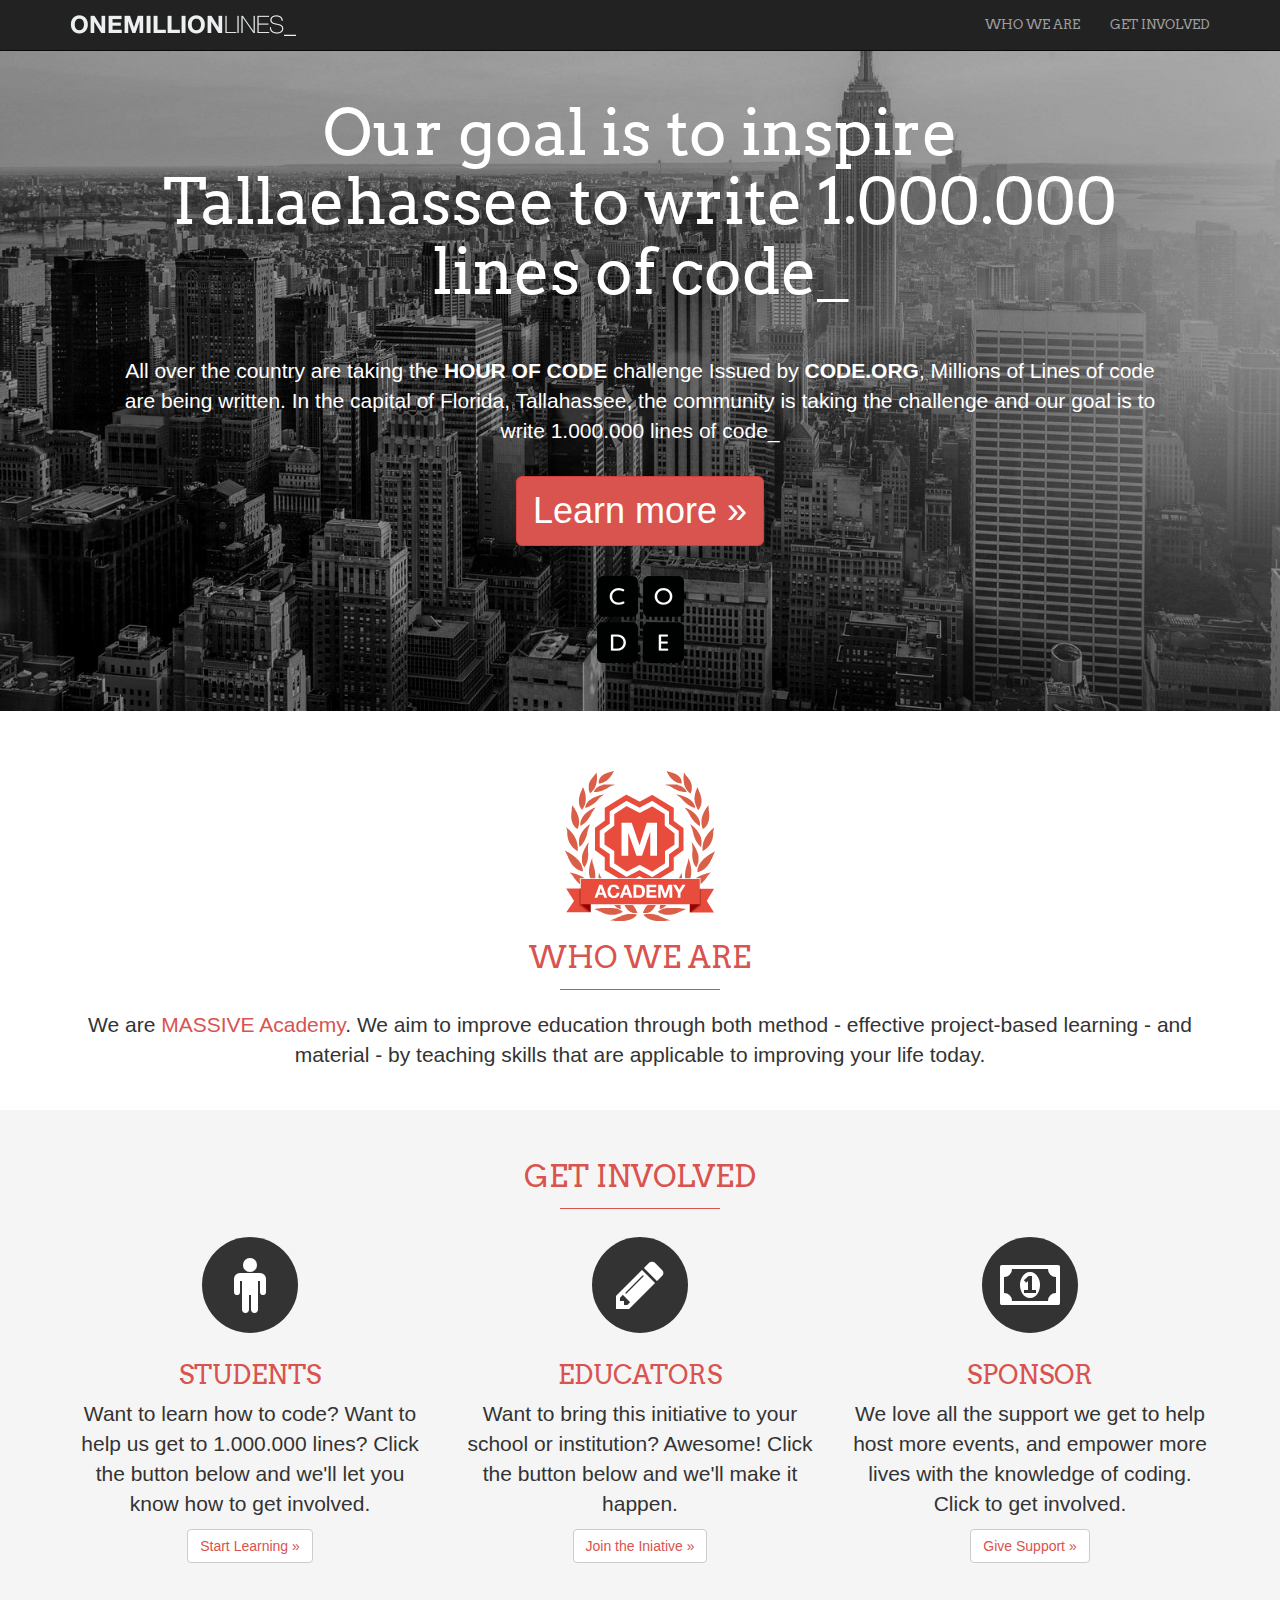
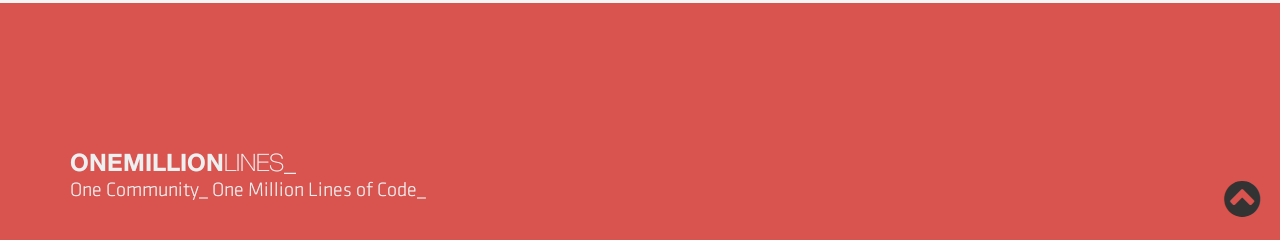
<file: index.html>
<!DOCTYPE html>
<html lang="en">
  <head>
    <meta charset="utf-8">
    <meta http-equiv="X-UA-Compatible" content="IE=edge">
    <meta name="viewport" content="width=device-width, initial-scale=1">
    <!-- The above 3 meta tags *must* come first in the head; any other head content must come *after* these tags -->
    <meta name="description" content="">
    <meta name="author" content="">
    <link rel="icon" href="images/favicon.ico">
    <title>One Million Lines</title>
    <link href="https://fonts.googleapis.com/css?family=Arvo" rel="stylesheet">
    <link href="fonts/font-awesome/css/font-awesome.min.css" rel="stylesheet">
    <link href="css/bootstrap.min.css" rel="stylesheet">
    <!-- IE10 viewport hack for Surface/desktop Windows 8 bug -->
    <link href="css/ie10.css" rel="stylesheet">
    <!-- Custom styles for this template -->
    <link href="css/custom.css" rel="stylesheet">

    <!-- Just for debugging purposes. Don't actually copy these 2 lines! -->
    <!--[if lt IE 9]><script src="js/ie8-responsive-file-warning.js"></script><![endif]-->
    <script src="js/ie-emulation-modes-warning.js"></script>

    <!-- HTML5 shim and Respond.js for IE8 support of HTML5 elements and media queries -->
    <!--[if lt IE 9]>
      <script src="https://oss.maxcdn.com/html5shiv/3.7.3/html5shiv.min.js"></script>
      <script src="https://oss.maxcdn.com/respond/1.4.2/respond.min.js"></script>
    <![endif]-->
  </head>

  <body data-spy="scroll" data-target=".navbar-collapse" data-offset="50">
    <nav class="navbar navbar-inverse navbar-fixed-top">
      <div class="container">
        <div class="navbar-header">
          <button type="button" class="navbar-toggle collapsed" data-toggle="collapse" data-target="#navbar" aria-expanded="false" aria-controls="navbar">
            <span class="sr-only">Toggle navigation</span>
            <span class="icon-bar"></span>
            <span class="icon-bar"></span>
            <span class="icon-bar"></span>
          </button>
          <a class="navbar-brand" href="#jumbotron"><img src="images/top_logo.png" alt="One Million Lines" title="One Million Lines"></a>
        </div>
        <div id="navbar" class="collapse navbar-collapse">
          <ul class="nav navbar-nav navbar-right">
            <li><a href="#who">WHO WE ARE</a></li>
            <li><a href="#get-involved">GET INVOLVED</a></li>
          </ul>
        </div>
      </div>
    </nav>

    <!-- Main jumbotron for a primary marketing message or call to action -->
    <div id="jumbotron" class="jumbotron">
      <div class="container">
        <h1>Our goal is to inspire <br>Tallaehassee to write 1.000.000<br> lines of code_</h1>
        <p>All over the country are taking the <strong>HOUR OF CODE</strong> challenge Issued by <strong>CODE.ORG</strong>, Millions of Lines of code are being written. In the capital of Florida, Tallahassee, the community is taking the challenge and our goal is to write 1.000.000 lines of code_</p>
        <p><a class="btn btn-danger btn-lg" role="button" data-toggle="modal" data-target="#myModal">Learn more &raquo;</a></p>
        <img src="images/code.png" title="Code Logo" alt="Code">
      </div>
    </div>

    <!-- Part of section who we are -->
    <div id="who">
      <div class="container homepage">
        <img src="images/academy_brand_med.png" alt="MASSIVE Academy" title="MASSIVE Academy">
        <h2>Who We Are</h2>
        <hr>
        <p>We are <a href="http://www.google.com" target="_blank">MASSIVE Academy</a>. We aim to improve education through both method - effective project-based learning - and material - by teaching skills that are applicable to improving your life today.</p>
      </div>
    </div>
    <!-- End part of section who we are -->

    <!-- Part of section get involved -->
    <div id="get-involved">
      <div class="container homepage">
        <h2>Get Involved</h2>
        <hr>
        <div class="row">
          <div class="col-md-4">
            <span class="fa-stack fa-4x">
              <i class="fa fa-circle fa-stack-2x"></i>
              <i class="fa fa-male fa-stack-1x fa-inverse"></i>
            </span>
            <h3>Students</h3>
            <p>Want to learn how to code? Want to help us get to 1.000.000 lines? Click the button below and we'll let you know how to get involved.</p>
            <p><a class="btn btn-default" href="grid.html" role="button">Start Learning &raquo;</a></p>
          </div>
          <div class="col-md-4">
             <span class="fa-stack fa-4x">
              <i class="fa fa-circle fa-stack-2x"></i>
              <i class="fa fa-pencil fa-stack-1x fa-inverse"></i>
            </span>
            <h3>Educators</h3>
            <p>Want to bring this initiative to your school or institution? Awesome! Click the button below and we'll make it happen.</p>
            <p><a class="btn btn-default" href="http://www.google.com" target="_blank" role="button">Join the Iniative &raquo;</a></p>
         </div>
          <div class="col-md-4">
             <span class="fa-stack fa-4x">
              <i class="fa fa-circle fa-stack-2x"></i>
              <i class="fa fa-money fa-stack-1x fa-inverse"></i>
            </span>
            <h3>Sponsor</h3>
            <p>We love all the support we get to help host more events, and empower more lives with the knowledge of coding. Click to get involved.</p>
            <p><a class="btn btn-default" href="#" role="button">Give Support &raquo;</a></p>
            <!-- Modal -->
            <div class="modal fade" id="myModal" tabindex="-1" role="dialog" aria-labelledby="myModalLabel">
              <div class="modal-dialog" role="document">
                <div class="modal-content">
                  <button type="button" class="close" data-dismiss="modal" aria-label="Close"><span aria-hidden="true">&times;</span></button>
                  <iframe width="560" height="315" src="https://www.youtube.com/embed/3AtDnEC4zak?showinfo=0" frameborder="0" allowfullscreen></iframe>
                </div>
              </div>
            </div>
          </div>
        </div>
      </div>
    </div>
    <!-- End part of section get involved -->

    <!-- Part of section footer -->
    <footer>
      <div class="container">
        <p><img src="images/one_million_bottom_brand.png"></p>
      </div>
      <div id="back-to-top">
        <a href="#jumbotron"><i class="fa fa-3x fa-chevron-circle-up"></i></a>
      </div>
    </footer>
    <!-- End part of section footer -->

    <script src="js/jquery.min.js"></script>
    <script>window.jQuery || document.write('<script src="js/vendor/jquery.min.js"><\/script>')</script>
    <script src="js/bootstrap.min.js"></script>
    <script src="js/main.js"></script>
    <!-- IE10 viewport hack for Surface/desktop Windows 8 bug -->
    <script src="js/ie10-viewport-bug-workaround.js"></script>
  </body>
</html>
</file>
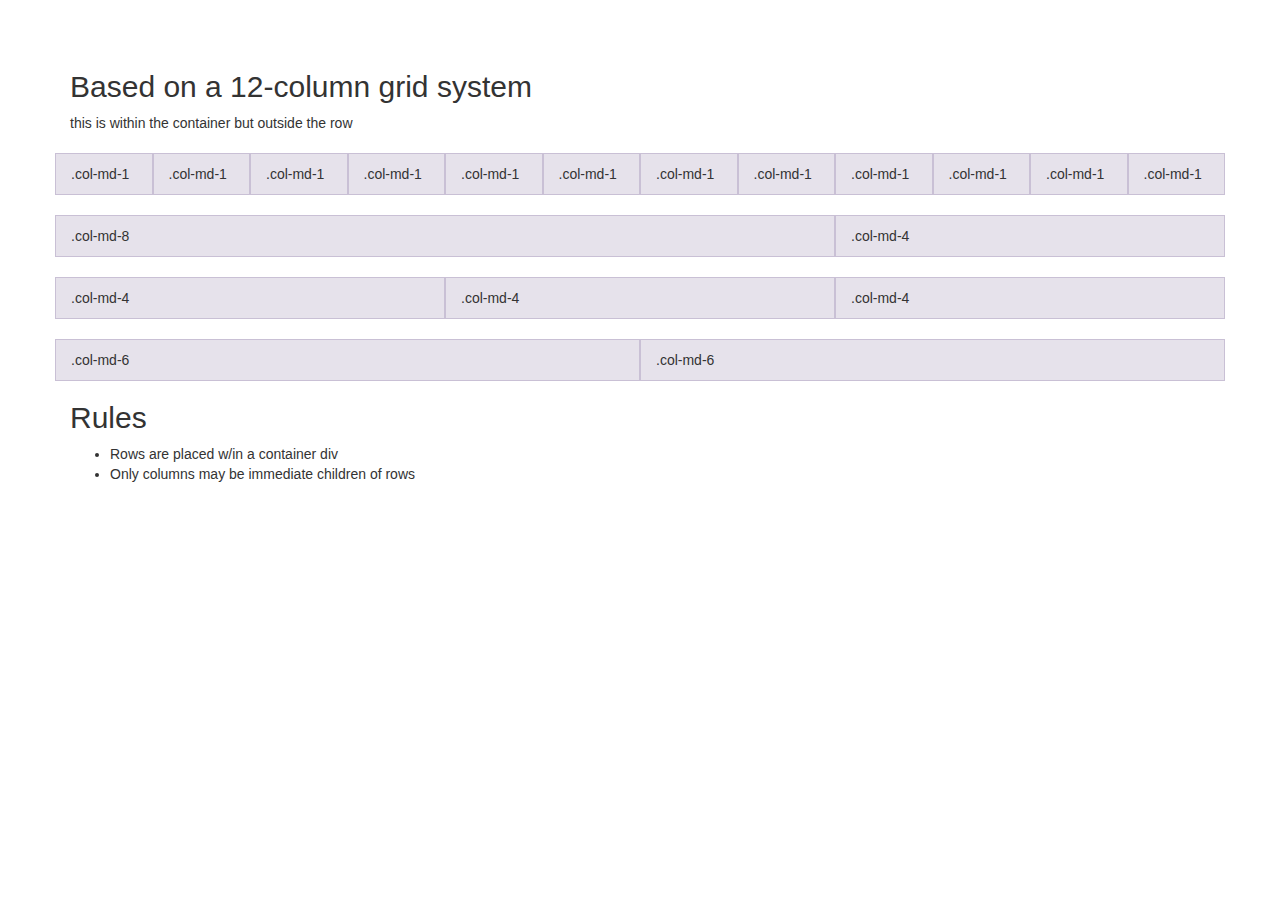
<file: grid.html>
<!DOCTYPE html>
<html lang="en">
  <head>
    <meta charset="utf-8">
    <meta http-equiv="X-UA-Compatible" content="IE=edge">
    <meta name="viewport" content="width=device-width, initial-scale=1">
    <meta name="description" content="">
    <meta name="author" content="">
    <link rel="shortcut icon" href="images/favicon.ico">

    <title>Jumbotron Template for Bootstrap</title>

    <!-- This is our Google Arvo font -->
    <link href='http://fonts.googleapis.com/css?family=Arvo' rel='stylesheet' type='text/css'>

    <!-- Bootstrap core CSS -->
    <link href="css/bootstrap.min.css" rel="stylesheet">

    <!-- Custom styles for this template -->
    <link href="css/custom.css" rel="stylesheet">

    <style>

    .row {
      margin-top: 20px; 
    }

    .row [class^=col-] {
      padding-top: 10px;
      padding-bottom: 10px;
      background-color: #eee;
      background-color: rgba(86,61,124,.15);
      border: 1px solid #ddd;
      border: 1px solid rgba(86,61,124,.2);
    }

    </style> 

    <!-- Just for debugging purposes. Don't actually copy this line! -->
    <!--[if lt IE 9]><script src="../../assets/js/ie8-responsive-file-warning.js"></script><![endif]-->

    <!-- HTML5 shim and Respond.js IE8 support of HTML5 elements and media queries -->
    <!--[if lt IE 9]>
      <script src="https://oss.maxcdn.com/libs/html5shiv/3.7.0/html5shiv.js"></script>
      <script src="https://oss.maxcdn.com/libs/respond.js/1.4.2/respond.min.js"></script>
    <![endif]-->
  </head>

  <body>

    <div class="container">
      <h2>Based on a 12-column grid system</h2>
      <p>this is within the container but outside the row</p>
      <div class="row">
        <div class="col-md-1">.col-md-1</div>
        <div class="col-md-1">.col-md-1</div>
        <div class="col-md-1">.col-md-1</div>
        <div class="col-md-1">.col-md-1</div>
        <div class="col-md-1">.col-md-1</div>
        <div class="col-md-1">.col-md-1</div>
        <div class="col-md-1">.col-md-1</div>
        <div class="col-md-1">.col-md-1</div>
        <div class="col-md-1">.col-md-1</div>
        <div class="col-md-1">.col-md-1</div>
        <div class="col-md-1">.col-md-1</div>
        <div class="col-md-1">.col-md-1</div>
      </div>
      <div class="row">
        <div class="col-md-8">.col-md-8</div>
        <div class="col-md-4">.col-md-4</div>
      </div>
      <div class="row">
        <div class="col-md-4">.col-md-4</div>
        <div class="col-md-4">.col-md-4</div>
        <div class="col-md-4">.col-md-4</div>
      </div>
      <div class="row">
        <div class="col-md-6">.col-md-6</div>
        <div class="col-md-6">.col-md-6</div>
      </div>
      <h2>Rules</h2>
      <ul>
        <li>Rows are placed w/in a container div</li>
        <li>Only columns may be immediate children of rows</li>
      </ul> 
    </div>

  </body>
</html>
</file>
<file: css/custom.css>
/*
 * Author: BELIGAT
 * Project Name: Experiment Onemillion
 * Github: https://github.com/beli9at/onemillion.github.io
 * Version: 1.0
 */

body {padding-top: 50px;}

/* Navbar */
ul.nav,.jumbotron h1 {font-family: 'Arvo',courier, serif;}
ul.nav {font-size: 13px;}

/* Section get involved */
#get-involved {background-color: #f5f5f5;}

/* Jumbotron */
.jumbotron {background-image: url(../images/bg.jpg);background-position: center center;background-size: cover;-moz-background-size: cover;-o-background-size: cover;-webkit-background-size: cover;color: #fff;text-align: center;width:100%;}
.jumbotron h1 {margin-top: 0px;margin-bottom: 50px;}
.jumbotron p {margin-bottom: 30px;padding: 0 50px;}
.btn-lg {font-size: 36px;}
.modal-content iframe {
	margin-top: 15px;
	margin-bottom: 10px;
}
.modal-content button.close {
	background-color: #fff;
	border-radius: 24px;
	font-size: 26px;
	opacity: 1;
	position: absolute;
	right: 5px;
	top: 5px;
	width: 30px;
	-webkit-border-radius: 24px;
	-moz-border-radius: 24px;
}

.modal-dialog {
	position: absolute;
	left: 50%;
	margin-left: -300px;
	top: 50%;
	margin-top: -173px;
}

/* Container Homepage */
.homepage {text-align: center;padding-top: 30px;padding-bottom: 30px;}
.homepage h2,.homepage h3 {color: #d9534f;font-family: 'Arvo',courier, serif;text-transform: uppercase;}
.homepage h2 {font-size: 30px;}.homepage h3 {font-size: 26px;}.homepage p {font-size: 21px;}
.homepage a {color: #d9534f;}.homepage a:hover {color: #d9534f;text-decoration: none;opacity: .8;}
.homepage hr {border-top: 1px solid #d9534f;width:160px;margin-top: 15px;}

/* Footer */
footer {background-color: #d9534f;padding-top: 150px;padding-bottom: 30px;position: relative;}

#back-to-top {
	position: absolute;
	bottom: 20px;
	right: 20px;
}
#back-to-top a {
	color: #333;
}

/* Responsive Styling */

/* Large devices (large desktops, 1200px and up) */
@media (max-width: 1199px) {
	.jumbotron h1 {font-size: 56px;margin-bottom: 30px;}
}

/* Medium devices (desktops, 992px and up) */
@media (max-width: 991px) {
	.jumbotron h1 {font-size: 44px;}
	.jumbotron p {padding: 0 10px;}
	#get-involved .col-md-4 {padding-top: 20px;padding-bottom: 20px;}
}

/* Small devices (tablets, 768px and up) */
@media (max-width: 767px) {
	.jumbotron h1 {font-size: 24px;}
	.jumbotron p {font-size: 15px;padding: 0;}
	.btn-lg {font-size: 18px;}
	.homepage p {font-size: 18px;}footer img {width: 80%;}
}
</file>
<file: css/ie10.css>
/*!
 * IE10 viewport hack for Surface/desktop Windows 8 bug
 * Copyright 2014-2015 Twitter, Inc.
 * Licensed under MIT (https://github.com/twbs/bootstrap/blob/master/LICENSE)
 */

/*
 * See the Getting Started docs for more information:
 * http://getbootstrap.com/getting-started/#support-ie10-width
 */
@-ms-viewport     { width: device-width; }
@-o-viewport      { width: device-width; }
@viewport         { width: device-width; }
</file>
